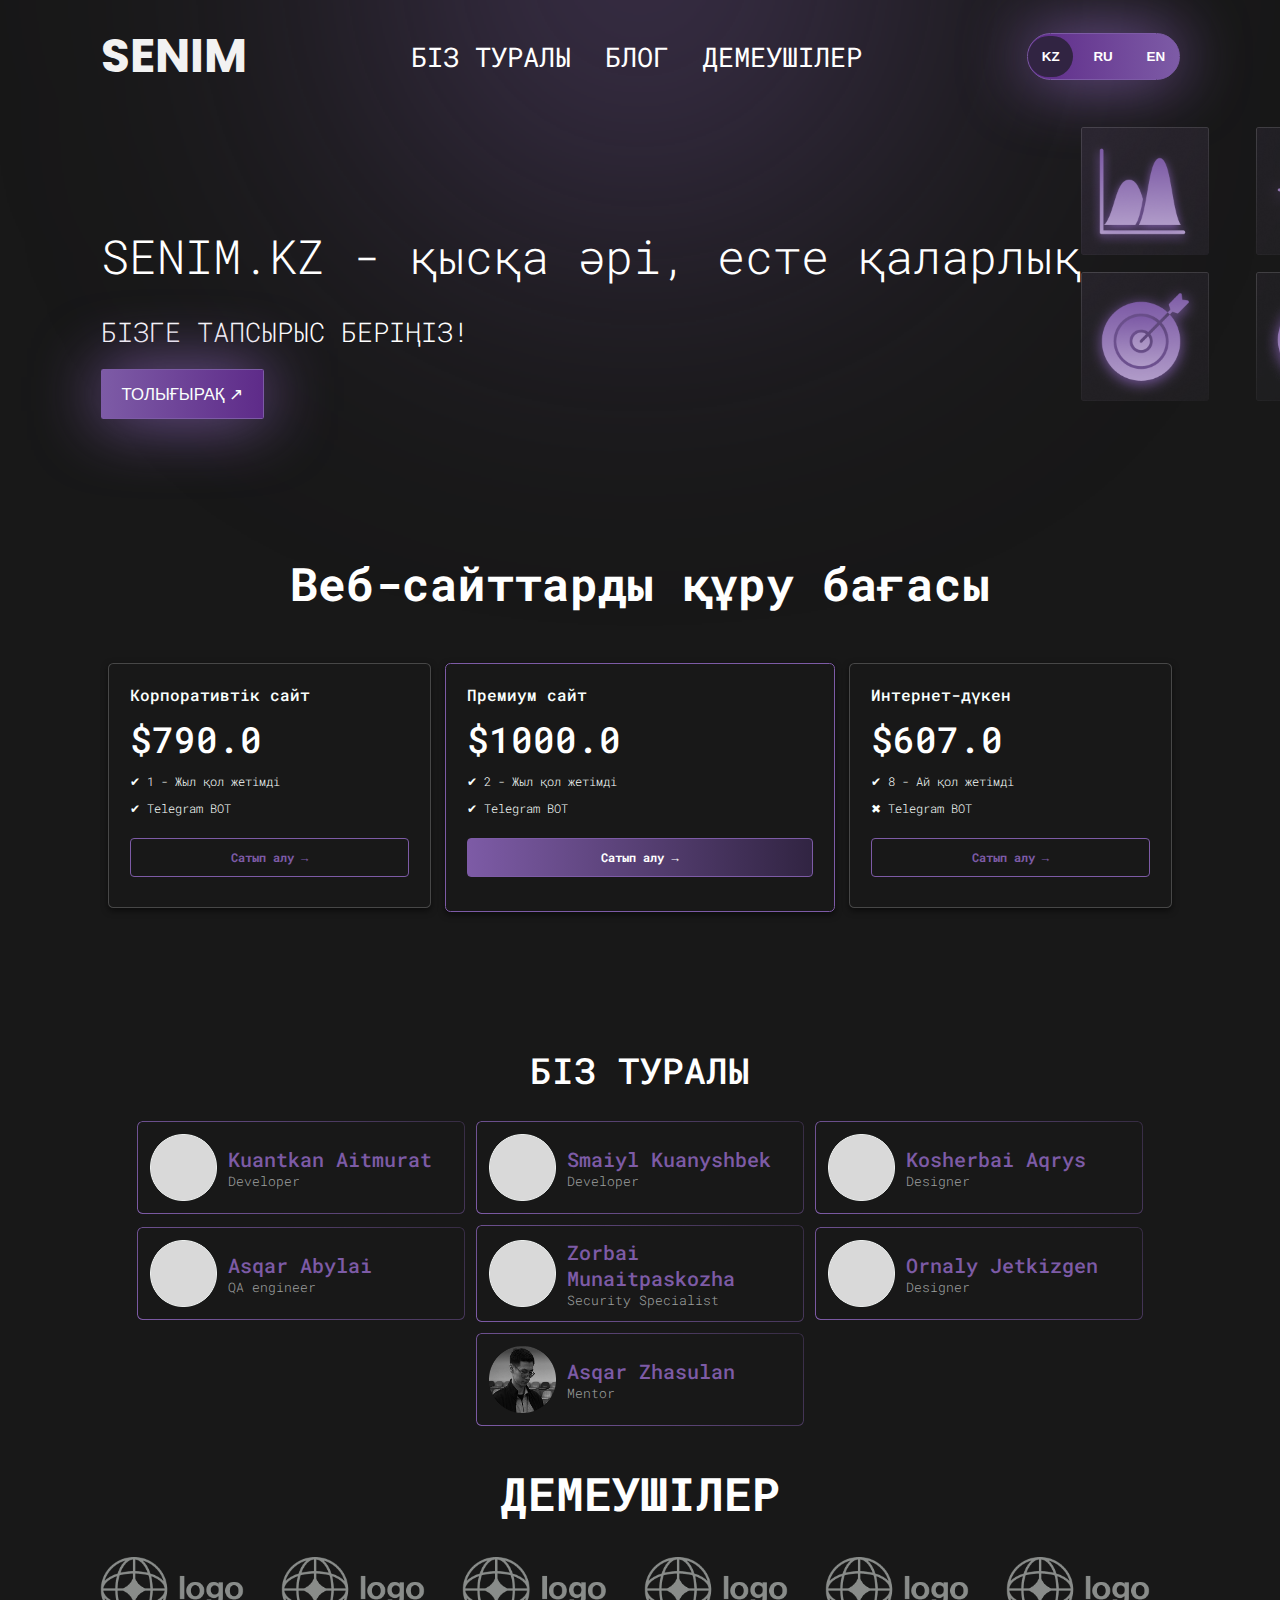
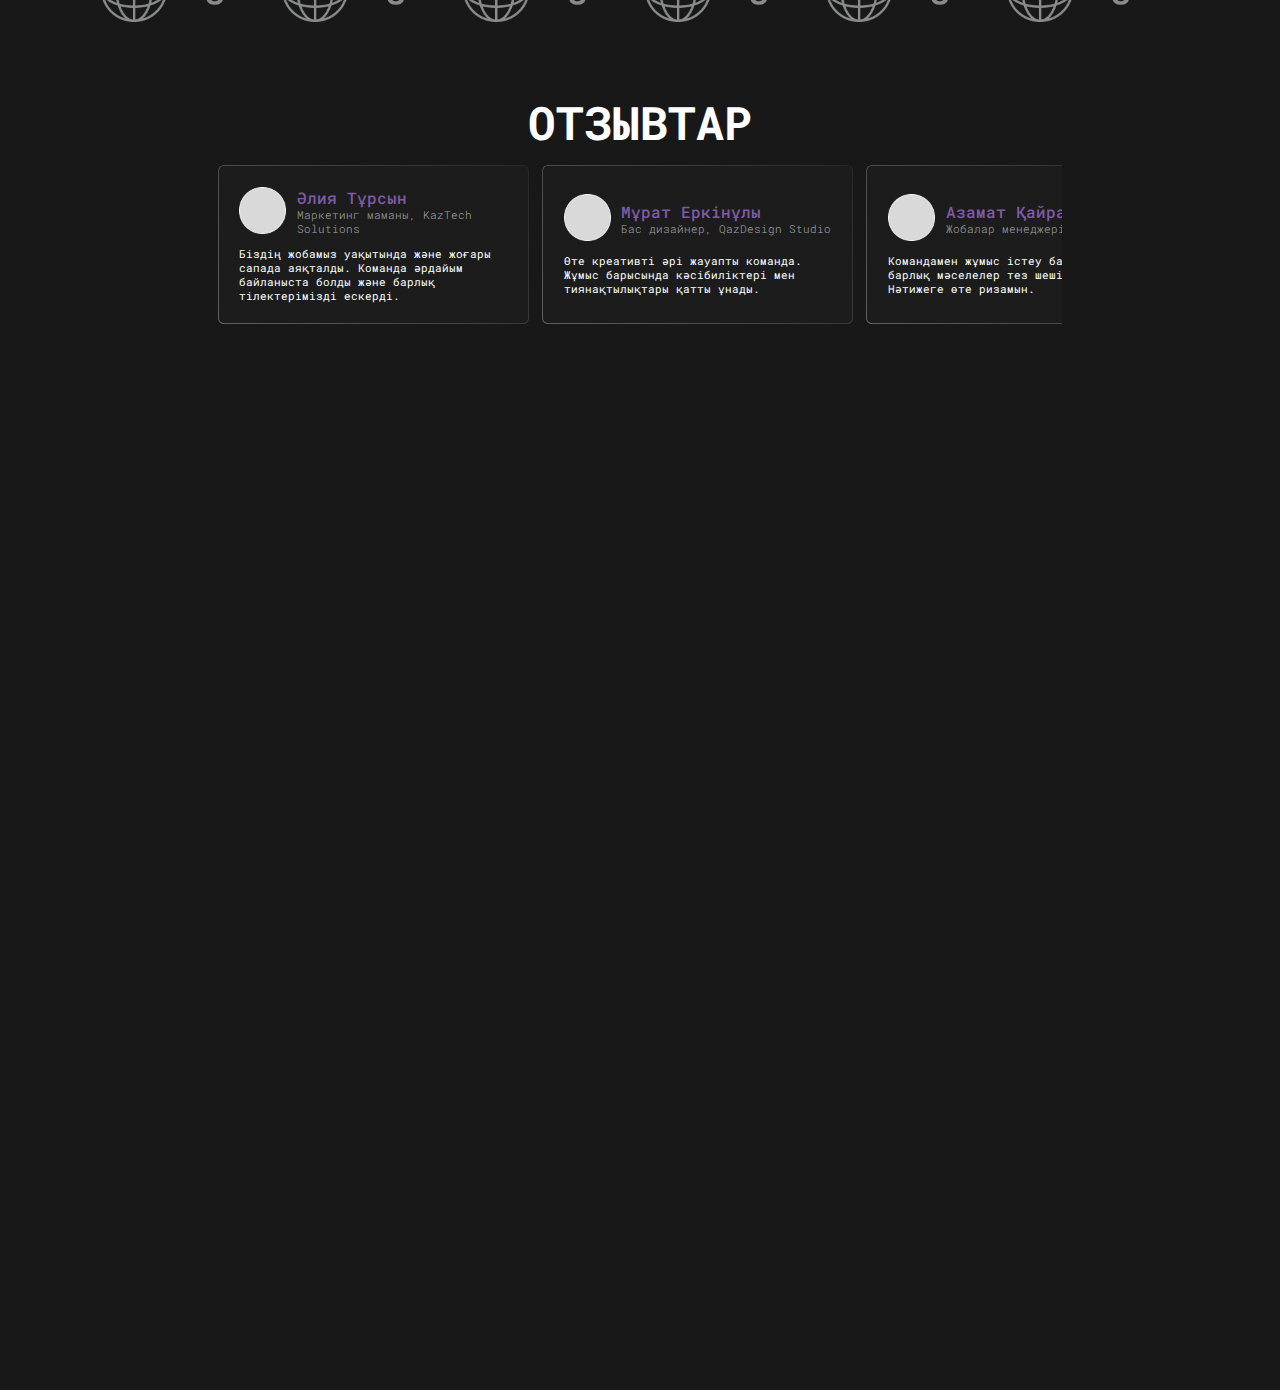
<file: index.html>
<!DOCTYPE html>
<html lang="en">
<head>
    <meta charset="UTF-8">
    <meta name="viewport" content="width=device-width, initial-scale=1.0">
    <title>SENIM</title>
    <link rel="stylesheet" href="./style.css">
</head>
<body>
    <div class="header">
        <div class="container">
            <div class="header-text">

                <div class="glow"></div>

                <div class="header-text-logo">
                    SENIM
                </div>

                <div class="nav">
                    <ul class="header_list">
                        <li><a href="#" class="nav-item" id="headerlist1">БІЗ ТУРАЛЫ</a></li>
                        <li><a href="#" class="nav-item" id="headerlist3">БЛОГ</a></li>
                        <li><a href="#" class="nav-item" id="headerlist2">ДЕМЕУШІЛЕР</a></li>
                    </ul>
                </div>

                <div class="lang-switch">
                    <button id="kz-btn" class="lang-btn active">KZ</button>
                    <button id="ru-btn" class="lang-btn">RU</button>
                    <button id="en-btn" class="lang-btn">EN</button>
                </div>
            </div>

            <div class="header-vniz">
                <div class="header-title">
                    <h1 id="title">SENIM.KZ - қысқа әрі, есте қаларлық</h1>
                    <p id="subtitle">БІЗГЕ <br> ТАПСЫРЫС <br> БЕРІҢІЗ!</p>
                    <a href=""><button class="custom-button" id="more-btn">ТОЛЫҒЫРАҚ ↗</button></a>
                </div>
                

                <div class="header-img-container">
                    <div class="header-img-container1">
                        <img src="./image/Icon1.png" alt="">
                        <img src="./image/Icon2.png" alt="">
                    </div>
                    <div class="header-img-container2">
                        <img src="./image/Icon3.png" alt="">
                        <img src="./image/Icon4.png" alt="">
                    </div>
                </div>
            </div>


            <div class="header-test"></div>
        </div>
    </div>


    <section class="about">

        <div class="container-about">
            <div class="about-text">
                <h1 id="abouttext">Веб-сайттарды құру бағасы</h1>
            </div>

            <div class="about-cards">

                <div class="card1">
                    <h2 id="cardtext1">Корпоративтік сайт</h2>
                    <h1>$790.0</h1>
                    <div class="features1">
                        <p id="cardtext2">✔ 1 - Жыл қол жетімді</p>
                        <p>✔ Telegram BOT</p>
                    </div>
                    <a href="#" class="btn1" id="cardtext3">Сатып алу →</a>
                </div>


                <div class="card">
                    <h2 id="cardtext11">Премиум сайт</h2>
                    <h1>$1000.0</h1>
                    <div class="features">
                        <p id="cardtext22">✔ 2 - Жыл қол жетімді</p>
                        <p>✔ Telegram BOT</p>
                    </div>
                    <a href="#" class="btn" id="cardtext33">Сатып алу →</a>
                </div>

                <div class="card1">
                    <h2 id="cardtext111">Интернет-дүкен</h2>
                    <h1>$607.0</h1>
                    <div class="features1">
                        <p id="cardtext222">✔ 8 - Ай қол жетімді</p>
                        <p>✖ Telegram BOT</p>
                    </div>
                    <a href="#" class="btn1" id="cardtext333">Сатып алу →</a>
                </div>

            </div>

    </section>

    <section class="about_card">
        <div class="about-teams">
            <div class="about-team-title" id="headerab"><h1>БІЗ ТУРАЛЫ</h1></div>
            <div class="about-team-cards">
                <div class="about-team-card">
                    <img src="./image/Avatar Image.png" alt="">
                    <div class="about-team-text">
                        <h1>Kuantkan Aitmurat</h1>
                        <p>Developer</p>
                    </div>
                </div>

                <div class="about-team-card">
                    <img src="./image/Avatar Image.png" alt="">
                    <div class="about-team-text">
                        <h1>Smaiyl Kuanyshbek</h1>
                        <p>Developer</p>
                    </div>
                </div>

                <div class="about-team-card">
                    <img src="./image/Avatar Image.png" alt="">
                    <div class="about-team-text">
                        <h1>Kosherbai Aqrys</h1>
                        <p>Designer</p>
                    </div>
                </div>

                <div class="about-team-card">
                    <img src="./image/Avatar Image.png" alt="">
                    <div class="about-team-text">
                        <h1>Asqar Abylai</h1>
                        <p>QA engineer</p>
                    </div>
                </div>

                <div class="about-team-card">
                    <img src="./image/Avatar Image.png" alt="">
                    <div class="about-team-text">
                        <h1>Zorbai Munaitpaskozha</h1>
                        <p>Security Specialist</p>
                    </div>
                </div>

                <div class="about-team-card">
                    <img src="./image/Avatar Image.png" alt="">
                    <div class="about-team-text">
                        <h1>Ornaly Jetkizgen</h1>
                        <p>Designer</p>
                    </div>
                </div>

                <div class="about-team-card">
                    <img src="./image/J avatar.png" alt="">
                    <div class="about-team-text">
                        <h1>Asqar Zhasulan</h1>
                        <p>Mentor</p>
                    </div>
                </div>
            </div>
        </div>
    </section>

    <section class="ab">
        <div class="about-logo">
            <div class="about-logo-text">
                <h1 id="aboutlootext">ДЕМЕУШІЛЕР</h1>
            </div>

            <div class="about-logo-img">
                <img src="./image/Logo.png" alt="">
                <img src="./image/Logo.png" alt="">
                <img src="./image/Logo.png" alt="">
                <img src="./image/Logo.png" alt="">
                <img src="./image/Logo.png" alt="">
                <img src="./image/Logo.png" alt="">
            </div>
        </div>
    </section>

    <section class="otziv">
        <div class="otziv_container">
            <div class="otziv_title">
                <h1>ОТЗЫВТАР</h1>
            </div>
            <div class="otziv_cards">
                <div class="otziv_card">
                    <div class="otziv_verh">
                        <div class="otziv_avatar"><img src="./image/Avatar Image 70x70.png" alt=""></div>
                        <div class="otziv_text">
                            <h1>Әлия Тұрсын</h1>
                            <p>Маркетинг маманы, KazTech Solutions</p>
                        </div>
                    </div>
                    <div class="otziv_niz">Біздің жобамыз уақытында және жоғары сапада аяқталды. Команда әрдайым байланыста болды және барлық тілектерімізді ескерді.</div>
                </div>
            
                <div class="otziv_card">
                    <div class="otziv_verh">
                        <div class="otziv_avatar"><img src="./image/Avatar Image 70x70.png" alt=""></div>
                        <div class="otziv_text">
                            <h1>Мұрат Еркінұлы</h1>
                            <p>Бас дизайнер, QazDesign Studio</p>
                        </div>
                    </div>
                    <div class="otziv_niz">Өте креативті әрі жауапты команда. Жұмыс барысында кәсібиліктері мен тиянақтылықтары қатты ұнады.</div>
                </div>
            
                <div class="otziv_card">
                    <div class="otziv_verh">
                        <div class="otziv_avatar"><img src="./image/Avatar Image 70x70.png" alt=""></div>
                        <div class="otziv_text">
                            <h1>Азамат Қайрат</h1>
                            <p>Жобалар менеджері, DigitalStep</p>
                        </div>
                    </div>
                    <div class="otziv_niz">Командамен жұмыс істеу барысында барлық мәселелер тез шешіліп отырды. Нәтижеге өте ризамын.</div>
                </div>
            
                <div class="otziv_card">
                    <div class="otziv_verh">
                        <div class="otziv_avatar"><img src="./image/Avatar Image 70x70.png" alt=""></div>
                        <div class="otziv_text">
                            <h1>Гаухар Әлімхан</h1>
                            <p>Бренд менеджері, Astana Media</p>
                        </div>
                    </div>
                    <div class="otziv_niz">Сапалы қызмет үшін алғыс айтамын. Әрбір тапсырма уақытында орындалды. Командаға сәттілік тілеймін!</div>
                </div>
            
                <div class="otziv_card">
                    <div class="otziv_verh">
                        <div class="otziv_avatar"><img src="./image/Avatar Image 70x70.png" alt=""></div>
                        <div class="otziv_text">
                            <h1>Данияр Сәбит</h1>
                            <p>IT маманы, FutureSoft</p>
                        </div>
                    </div>
                    <div class="otziv_niz">Жобаның әр кезеңі келісілген жоспар бойынша жүрді. Жауапкершіліктері жоғары деңгейде екенін атап өтемін.</div>
                </div>
            </div>
            
            
        </div>
    </section>




    <div class="vniiiz"></div>


    <script src="script.js"></script>
</body>
</html>
</file>
<file: style.css>
@import url('https://fonts.googleapis.com/css2?family=Poppins:ital,wght@0,100;0,200;0,300;0,400;0,500;0,600;0,700;0,800;0,900&family=Roboto+Mono:ital,wght@0,100..700;1,100..700&display=swap');

body{
    font-family: "Roboto Mono", monospace;
    padding: 0;
    margin: 0;
    background-color: #181818;
    background-size: cover;
    background-repeat: no-repeat;
    height: 100vh;
    color: #fff;
}

a {
    text-decoration: none;
}

ul {
    list-style: none;
    padding: 0;
    margin: 0;
}

h1, p {
    margin: 0;
    padding: 0;
}

.header{
}

.header-text-logo{
    font-family: "Poppins", sans-serif;
    font-size: 70px;
    font-weight: 700;
    color: #f2f2f2;
}

.header-text{
    margin-top: 32px;
    display: flex;
    align-items: center;
    justify-content: space-between;
}

.header_list{
    display: flex;
    font-family: "Roboto Mono", monospace;
    gap: 50px;
}

.nav-item{
    font-size: 40px;
    color: #fff;
    transition: 0.3s;
}

.nav-item:hover{
    color: #4400ff;
}

.container{
    padding: 0px 150px;
}

.lang-switch {
    background: linear-gradient(to right, #5e2b89, #7D5BA6);
    color: #FAFFFD;
    font-size: 16px;
    font-weight: bold;
    padding: 3px 0px;
    border: 2px solid #7D5BA6;
    border-radius: 35px;
    box-shadow: 0 0 100px #7D5BA6;
}

.lang-btn{
    background: none;
    border: none;
    color: white;
    padding: 20px 20px;
    cursor: pointer;
    font-size: 16px;
    transition: background 0.3s;
    border-radius: 35px;
    font-weight: 700;
    font-size: 20px;
}

.lang-btn.active {
    background: #312442;
}

.lang-btn:hover {
    background: #522d77;
}

.header-vniz{
    display: flex;
    justify-content: space-between;
    align-items: center;
}

.header-title{
    margin-top: 200px;
}

.header-title h1 {
    font-size: 70px;
    font-weight: 300;
    color: #fff;
    overflow: hidden;
    white-space: nowrap; 
    animation: typing 3s steps(38) alternate-reverse;
}

@keyframes typing {
    from {
        width: 35ch; 
    }
    to {
        width: 0ch;
    }
}

.header-title p{
    font-size: 40px;
    margin-top: 40px;
    font-weight: 300;
    margin-bottom: 30px;
}

.header-img-container1{
    display: flex;
    max-width: 450px;
    justify-content: space-between;
    gap: 70px;
    padding: 25px 0;
}

.header-img-container2{
    display: flex;
    max-width: 450px;
    justify-content: space-between;
    gap: 70px;
}

.header-test{
    margin-bottom: 200px;
}

.glow {
    position: absolute;
    top: -450px;
    left: 50%;
    width: 800px;
    height: 800px;
    background: radial-gradient(circle, #7D5BA6, rgba(0, 0, 0, 0) 80%);
    border-radius: 50%;
    transform: translateX(-50%);
    filter: blur(300px);
    z-index: -1;
    pointer-events: none;
}

.custom-button {
    font-size: 25px;
    font-weight: 100;
    background: linear-gradient(to right, #7D5BA6, #5e2b89);
    color: #FAFFFD;
    font-size: 25px;
    padding: 20px 30px;
    border: 1px solid #7D5BA6;
    border-radius: 2px;
    box-shadow: 0 0 100px #7D5BA6;
}

.custom-button:hover{
    background: linear-gradient(to right, #9b6bd6, #9138d9);
    box-shadow: 0 0 100px #b080ec;
}

.container-about{
    padding: 0px 120px;
    text-align: center;
    justify-content: center;
    align-items: center;
}

.about-text{
    margin-top: 100px;
    font-size: 34px;
    font-weight: 500;
    margin-bottom: 75px;
}

.about-cards{
    display: flex;
    justify-content: center;
    gap: 20px;
}

.card {
    text-align: left;
    background-color: #181818;
    justify-content: center;
    align-items: center;

}

.about-text{
    margin-top: 100px;
    font-size: 34px;
    font-weight: 500;
    margin-bottom: 75px;
}

.about-cards{
    display: flex;
    justify-content: center;
    gap: 20px;
}

.card {
    text-align: left;
    background-color: #181818;
    width: 516px;
    height: 348px;
    border-radius: 8px;
    padding: 10px 32px;
    box-shadow: 0 4px 10px rgba(0, 0, 0, 0.5);
    border: 1px solid #7D5BA6;
}

.card h2 {
    color: #FAFFFD;
    font-weight: 500;
    font-size: 24px;
    margin-bottom: 15px;
}

.card h1 {
    color: white;
    font-size: 54px;
    font-weight: 500;
    margin-bottom: 15px;
}

.features {
    margin-bottom: 32px;
    font-weight: 300;
    color: #FAFFFD;
    font-size: 18px;
}

.features img{
    width: 24px;
    height: 24px;
}

.features p {
    margin-bottom: 16px;
}

.btn {
    display: inline-block;
    background: linear-gradient(90deg, #7D5BA6, #312442);
    color: white;
    padding: 15px 20px;
    text-decoration: none;
    border-radius: 6px;
    border: 1px solid #7D5BA6;
    font-size: 18px;
    font-weight: bold;
    display: flex;
    align-items: center;
    justify-content: center;
}

/* card1*/

.card1 {
    text-align: left;
    background-color: #181818;
    width: 416px;
    height: 342px;
    border-radius: 8px;
    padding: 10px 32px;
    box-shadow: 0 4px 10px rgba(0, 0, 0, 0.5);
    border: 1px solid #7d7d7d79;
}

.card1 h2 {
    color: #FAFFFD;
    font-weight: 500;
    font-size: 24px;
    margin-bottom: 15px;
}

.card1 h1 {
    color: white;
    font-size: 54px;
    font-weight: 500;
    margin-bottom: 15px;
}

.features1 {
    margin-bottom: 32px;
    font-weight: 300;
    color: #FAFFFD;
    font-size: 18px;
}

.features1 img{
    width: 24px;
    height: 24px;
}

.features1 p {
    margin-bottom: 16px;
}

.btn1 {
    display: inline-block;
    background: linear-gradient(90deg, #7d5ba600, #31244200);
    color: #7D5BA6;
    padding: 15px 20px;
    text-decoration: none;
    border-radius: 6px;
    border: 1px solid #7D5BA6;
    font-size: 18px;
    font-weight: bold;
    display: flex;
    align-items: center;
    justify-content: center;
}

.about-logo{
    align-items: center;
    justify-content: center;
    text-align: center;
}

.about-logo-text{
    align-items: center;
    margin-top: 55px;
    font-size: 34px;
    font-weight: 500;
    margin-bottom: 50px;
}

.about-logo-img{
    gap: 250px;
}

/*about-team-card*/



.about-teams {
    display: flex;
    flex-direction: column;
    align-items: center; 
    justify-content: center; 
    width: 100%; 
    margin: 0 auto; 
}


.about_card{
    margin-top: 100px;
}

.about-team-cards {
    margin-top: 40px;
    justify-content: center;
    align-items: center;
    display: flex;
    flex-wrap: wrap; /* Позволяет карточкам переноситься на новую строку */
    max-width: 1600px;
    gap: 16px; /* Расстояние между карточками */
}

.about-team-title{
    text-align: center;
    margin-top: 100px;
    font-size: 54px;
    font-weight: 500;
}


.about-team-card{
    position: relative;
    background: #181818;
    width: 450px;
    padding: 20px 20px 20px 20px;
    border-radius: 8px;
    display: flex;
    align-items: center;
    gap: 16px;
}

.about-team-card::before{
    content: "";
    position: absolute;
    inset: 0;
    border-radius: 8px;
    padding: 1px;
    margin: 0px;
    background: linear-gradient(45deg, rgba(125, 91, 166, 1), rgba(125, 91, 166, 0.3));
    -webkit-mask: linear-gradient(#fff 0 0) content-box, linear-gradient(#fff 0 0);
    mask: linear-gradient(#fff 0 0) content-box, linear-gradient(#fff 0 0);
    -webkit-mask-composite: xor;
    mask-composite: exclude;
    pointer-events: none;
}


.about-team-card h1 + p{
    flex-direction: column;
}

.about-team-card img{
    width: 100px;
    height: 100px;
}

.about-team-text h1{
    color: #7D5BA6;
    font-size: 30px;
    font-weight: 500;
}

.about-team-text p{
    color: rgba(250, 255, 253, 0.6);
    font-size: 20px;
    font-weight: 300;
}


.vniiiz{
    padding-top: 150px;
}
  
.otziv_cards {
    display: flex;
    gap: 20px;
    margin-top: 20px;
    transition: transform 0.8s ease;
    position: relative;
}


.otziv_title{
    font-size: 34px;
    margin-top: 100px;
    margin-bottom: 0px;
    text-align: center;
    justify-content: center;
}


.otziv_container {
    overflow: hidden;
    max-width: 1260px;
    width: 100%;
    margin: 0 auto;
}




.otziv_card {
    flex-shrink: 0;
    width: 400px;
    padding: 32px;
    border-radius: 8px;
    background: rgba(250, 255, 253, 0.02);
    position: relative;
    display: flex;
    flex-direction: column;
    justify-content: center;
}

.otziv_card::before{
    content: "";
    position: absolute;
    inset: 0;
    border-radius: 8px;
    padding: 1px;
    margin: 0px;
    background: linear-gradient(45deg, rgba(255, 255, 255, 0.3), rgba(255, 255, 255, 0.05));
    -webkit-mask: linear-gradient(#fff 0 0) content-box, linear-gradient(#fff 0 0);
    mask: linear-gradient(#fff 0 0) content-box, linear-gradient(#fff 0 0);
    -webkit-mask-composite: xor;
    mask-composite: exclude;
    pointer-events: none;
}

.otziv_text h1{
    font-weight: 500;
    color: #7D5BA6;
    font-size: 24px;
}

.otziv_text p{
    font-weight: 300;
    color: rgba(250, 255, 253, 0.6);
    font-size: 16px;
}

.otziv_verh{
    display: flex;
    gap: 16px;
    align-items: center;
}

.otziv_niz{
    margin-top: 15px;
    max-width: 440px;
    color: #FAFFFD;
    font-size: 16px;
}








@media screen and (max-width: 500px){
    .header-text-logo{
        font-size: 32px;
    }

    .header-text{
        margin-top: 15px;
        display: flex;
        align-items: center;
        justify-content: space-between;
    }    

    .header_list{
        gap: 15px;
    }    
    
    .header-test{
        margin-bottom: 0px;
    }

    .nav-item{
        font-size: 15px;
    }

    .container{
        padding: 0px 20px;
    }

    .lang-switch {
        font-size: 12px;
        padding: 3px 0px;
        display: flex; 
        justify-content: flex-end;
    }

    .lang-btn{
        font-size: 10px;
        padding: 10px 10px;
    }

    .header-title{
        margin-top: 50px;
    }


    .header-title h1{
        font-size: 25px;
    }
    
    .header-title p{
        font-size: 15px;
        margin-top: 10px;
        font-weight: 300;
        margin-bottom: 30px;
    }

    .header-img-container1, .header-img-container2 {
        display: flex;
        flex-direction: row; 
        justify-content: space-between;
        gap: 10px; 
    }

    .header-img-container1 img, .header-img-container2 img {
        width: 0px;
        height: 0px;
    }

    .custom-button {
        font-size: 12px;
        padding: 10px 12px;
    }

    .about-cards{
        flex-direction: column;
        align-items: center;
    }


    .about-text{
        font-size:20px;
    }

    .card {
        align-items: center;
        justify-content: center;
        width: 361px;
        height: 348px;
    }

    .card1 {
        width: 350px;
        height: 348px;
    }


    .about-logo-img{
        display: grid;
        grid-template-columns: repeat(3, 1fr); /* Устанавливаем сетку 3x3 */
        gap: 10px; 
    }

    .about-logo-img img{
        width: 130px;
        height: 45px;
    }



    .about-team-cards {
        margin-top: 40px;
        max-width: 9150px;
        gap: 10px; /* Расстояние между карточками */
    }

    .about-team-card{
        background: #181818;
        width: 300px;
        padding: 10px 10px 10px 10px;
        border-radius: 8px;
        display: flex;
        align-items: center;
        gap: 16px;
    }

    .about-team-text h1{
        font-size: 20px;
    }

    .about-team-text p{
        font-size: 15px;
    }

    .about-team-card img{
        width: 70px;
        height: 70px;
    }
    
    .about_card{
        margin-top: 0px;
    }
}
</file>
